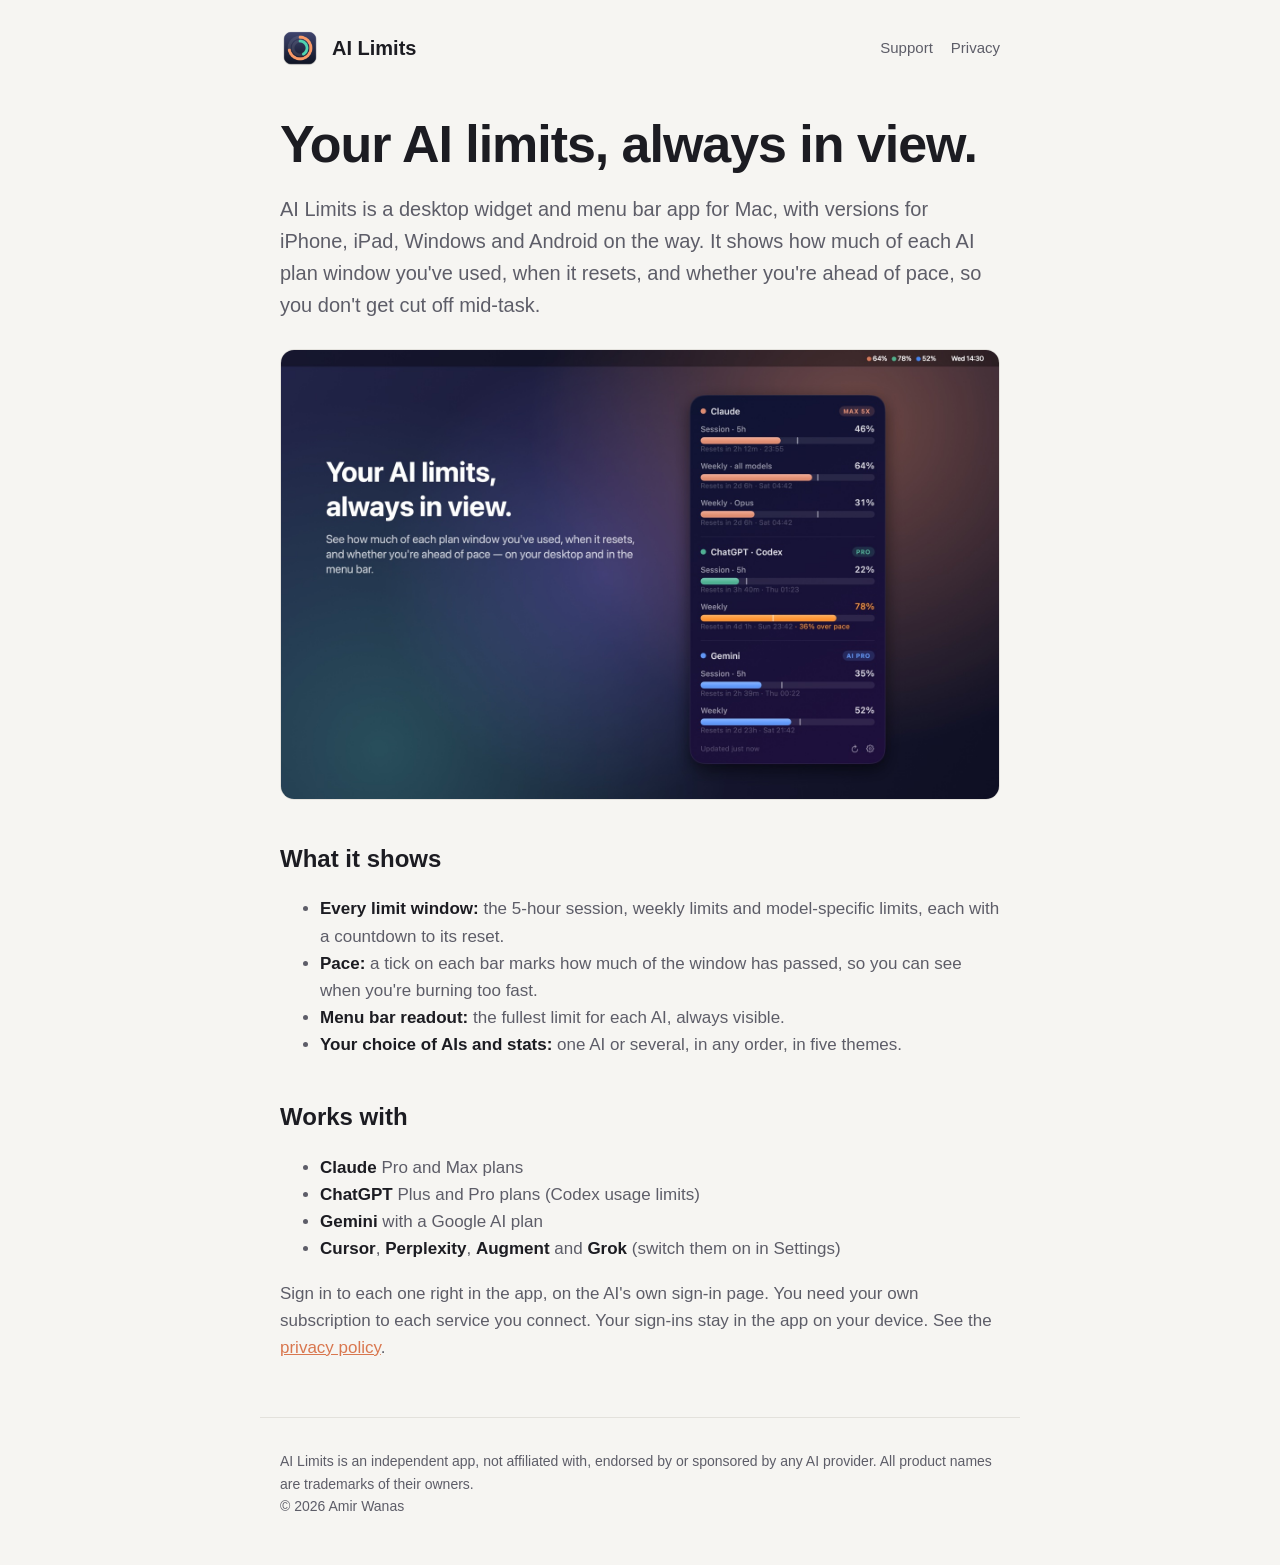
<file: index.html>
<!doctype html>
<html lang="en">
<head>
  <meta charset="utf-8">
  <meta name="viewport" content="width=device-width, initial-scale=1">
  <title>AI Limits</title>
  <meta name="description" content="Your AI plan limits on your Mac's desktop and menu bar: usage, resets and pace at a glance.">
  <link rel="icon" href="assets/icon.png">
  <link rel="stylesheet" href="style.css">
</head>
<body>
  <header>
    <img src="assets/icon.png" alt="">
    <a class="brand" href="./">AI Limits</a>
    <nav><a href="support.html">Support</a><a href="privacy.html">Privacy</a></nav>
  </header>
  <main>
    <h1>Your AI limits, always in view.</h1>
    <p class="lede">AI Limits is a desktop widget and menu bar app for Mac, with versions for iPhone, iPad, Windows and Android on the way. It shows how much of each AI plan window you've used, when it resets, and whether you're ahead of pace, so you don't get cut off mid-task.</p>
    <img class="hero" src="assets/hero.jpg" alt="The AI Limits widget on a Mac desktop, showing session and weekly limits for Claude, ChatGPT and Gemini.">

    <h2>What it shows</h2>
    <ul>
      <li><strong>Every limit window:</strong> the 5-hour session, weekly limits and model-specific limits, each with a countdown to its reset.</li>
      <li><strong>Pace:</strong> a tick on each bar marks how much of the window has passed, so you can see when you're burning too fast.</li>
      <li><strong>Menu bar readout:</strong> the fullest limit for each AI, always visible.</li>
      <li><strong>Your choice of AIs and stats:</strong> one AI or several, in any order, in five themes.</li>
    </ul>

    <h2>Works with</h2>
    <ul>
      <li><strong>Claude</strong> Pro and Max plans</li>
      <li><strong>ChatGPT</strong> Plus and Pro plans (Codex usage limits)</li>
      <li><strong>Gemini</strong> with a Google AI plan</li>
      <li><strong>Cursor</strong>, <strong>Perplexity</strong>, <strong>Augment</strong> and <strong>Grok</strong> (switch them on in Settings)</li>
    </ul>
    <p>Sign in to each one right in the app, on the AI's own sign-in page. You need your own subscription to each service you connect. Your sign-ins stay in the app on your device. See the <a href="privacy.html">privacy policy</a>.</p>
  </main>
  <footer>
    AI Limits is an independent app, not affiliated with, endorsed by or sponsored by any AI provider. All product names are trademarks of their owners.<br>
    © 2026 Amir Wanas
  </footer>
</body>
</html>
</file>
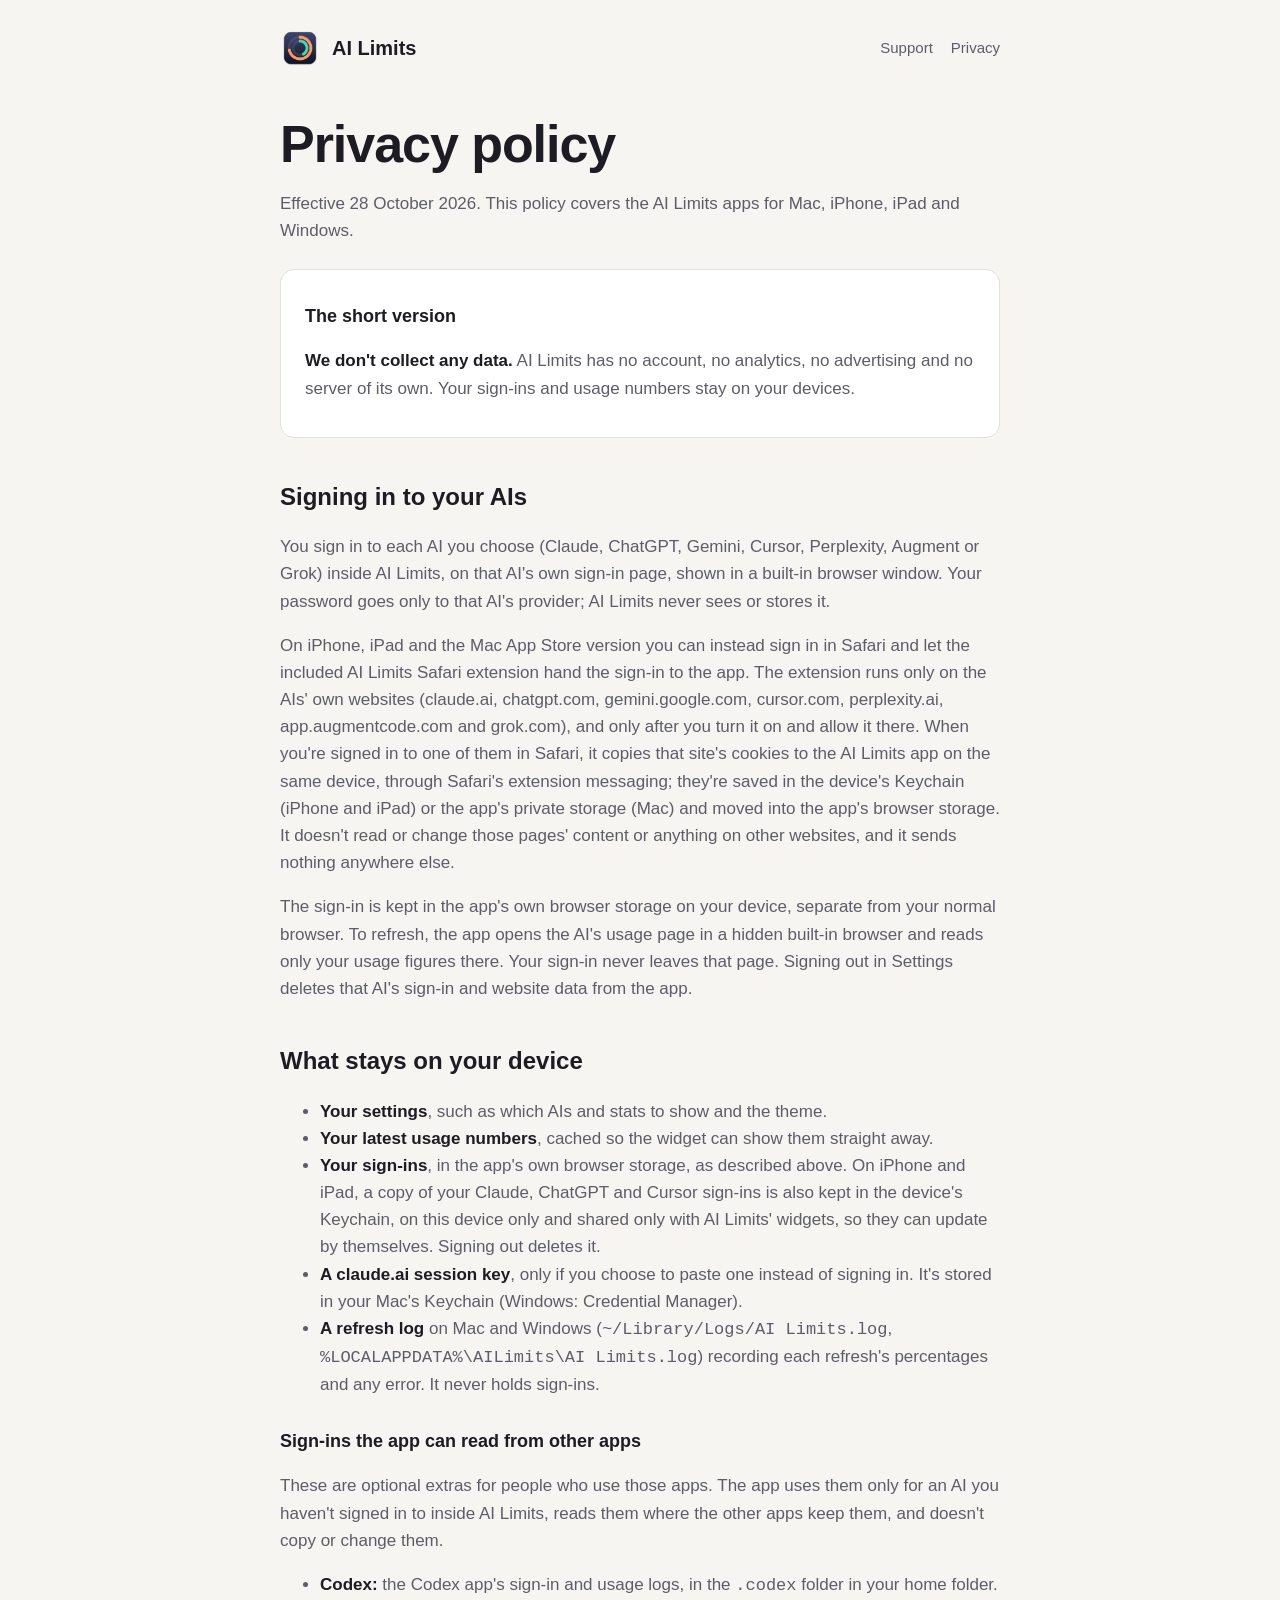
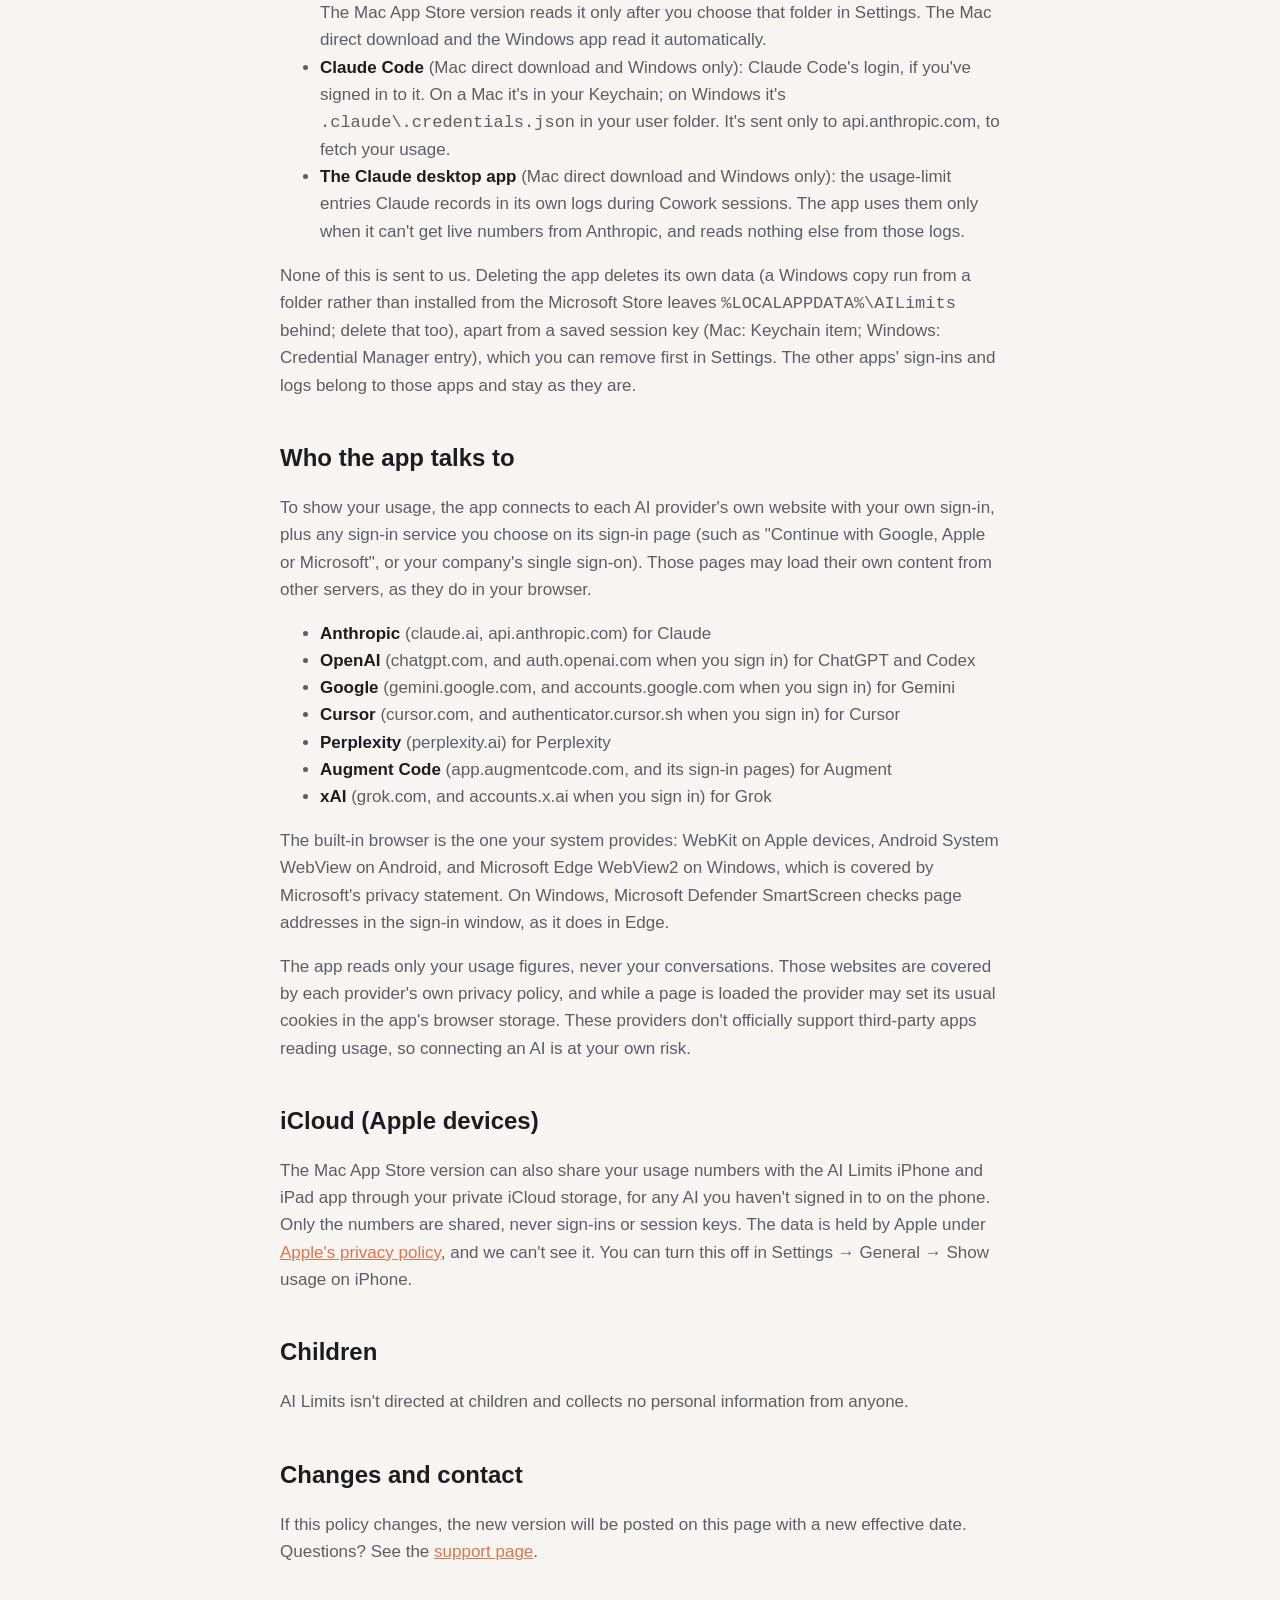
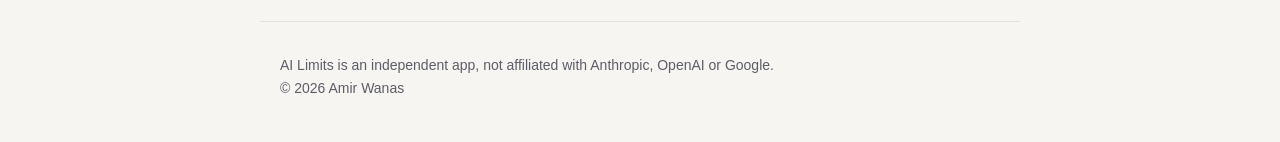
<file: privacy.html>
<!doctype html>
<html lang="en">
<head>
  <meta charset="utf-8">
  <meta name="viewport" content="width=device-width, initial-scale=1">
  <title>AI Limits Privacy Policy</title>
  <link rel="icon" href="assets/icon.png">
  <link rel="stylesheet" href="style.css">
</head>
<body>
  <header>
    <img src="assets/icon.png" alt="">
    <a class="brand" href="./">AI Limits</a>
    <nav><a href="support.html">Support</a><a href="privacy.html">Privacy</a></nav>
  </header>
  <main>
    <h1>Privacy policy</h1>
    <p>Effective 28 October 2026. This policy covers the AI Limits apps for Mac, iPhone, iPad and Windows.</p>

    <div class="card">
      <h3>The short version</h3>
      <p><strong>We don't collect any data.</strong> AI Limits has no account, no analytics, no advertising and no server of its own. Your sign-ins and usage numbers stay on your devices.</p>
    </div>

    <h2>Signing in to your AIs</h2>
    <p>You sign in to each AI you choose (Claude, ChatGPT, Gemini, Cursor, Perplexity, Augment or Grok) inside AI Limits, on that AI's own sign-in page, shown in a built-in browser window. Your password goes only to that AI's provider; AI Limits never sees or stores it.</p>
    <p>On iPhone, iPad and the Mac App Store version you can instead sign in in Safari and let the included AI Limits Safari extension hand the sign-in to the app. The extension runs only on the AIs' own websites (claude.ai, chatgpt.com, gemini.google.com, cursor.com, perplexity.ai, app.augmentcode.com and grok.com), and only after you turn it on and allow it there. When you're signed in to one of them in Safari, it copies that site's cookies to the AI Limits app on the same device, through Safari's extension messaging; they're saved in the device's Keychain (iPhone and iPad) or the app's private storage (Mac) and moved into the app's browser storage. It doesn't read or change those pages' content or anything on other websites, and it sends nothing anywhere else.</p>
    <p>The sign-in is kept in the app's own browser storage on your device, separate from your normal browser. To refresh, the app opens the AI's usage page in a hidden built-in browser and reads only your usage figures there. Your sign-in never leaves that page. Signing out in Settings deletes that AI's sign-in and website data from the app.</p>

    <h2>What stays on your device</h2>
    <ul>
      <li><strong>Your settings</strong>, such as which AIs and stats to show and the theme.</li>
      <li><strong>Your latest usage numbers</strong>, cached so the widget can show them straight away.</li>
      <li><strong>Your sign-ins</strong>, in the app's own browser storage, as described above. On iPhone and iPad, a copy of your Claude, ChatGPT and Cursor sign-ins is also kept in the device's Keychain, on this device only and shared only with AI Limits' widgets, so they can update by themselves. Signing out deletes it.</li>
      <li><strong>A claude.ai session key</strong>, only if you choose to paste one instead of signing in. It's stored in your Mac's Keychain (Windows: Credential Manager).</li>
      <li><strong>A refresh log</strong> on Mac and Windows (<code>~/Library/Logs/AI Limits.log</code>, <code>%LOCALAPPDATA%\AILimits\AI Limits.log</code>) recording each refresh's percentages and any error. It never holds sign-ins.</li>
    </ul>

    <h3>Sign-ins the app can read from other apps</h3>
    <p>These are optional extras for people who use those apps. The app uses them only for an AI you haven't signed in to inside AI Limits, reads them where the other apps keep them, and doesn't copy or change them.</p>
    <ul>
      <li><strong>Codex:</strong> the Codex app's sign-in and usage logs, in the <code>.codex</code> folder in your home folder. The Mac App Store version reads it only after you choose that folder in Settings. The Mac direct download and the Windows app read it automatically.</li>
      <li><strong>Claude Code</strong> (Mac direct download and Windows only): Claude Code's login, if you've signed in to it. On a Mac it's in your Keychain; on Windows it's <code>.claude\.credentials.json</code> in your user folder. It's sent only to api.anthropic.com, to fetch your usage.</li>
      <li><strong>The Claude desktop app</strong> (Mac direct download and Windows only): the usage-limit entries Claude records in its own logs during Cowork sessions. The app uses them only when it can't get live numbers from Anthropic, and reads nothing else from those logs.</li>
    </ul>
    <p>None of this is sent to us. Deleting the app deletes its own data (a Windows copy run from a folder rather than installed from the Microsoft Store leaves <code>%LOCALAPPDATA%\AILimits</code> behind; delete that too), apart from a saved session key (Mac: Keychain item; Windows: Credential Manager entry), which you can remove first in Settings. The other apps' sign-ins and logs belong to those apps and stay as they are.</p>

    <h2>Who the app talks to</h2>
    <p>To show your usage, the app connects to each AI provider's own website with your own sign-in, plus any sign-in service you choose on its sign-in page (such as "Continue with Google, Apple or Microsoft", or your company's single sign-on). Those pages may load their own content from other servers, as they do in your browser.</p>
    <ul>
      <li><strong>Anthropic</strong> (claude.ai, api.anthropic.com) for Claude</li>
      <li><strong>OpenAI</strong> (chatgpt.com, and auth.openai.com when you sign in) for ChatGPT and Codex</li>
      <li><strong>Google</strong> (gemini.google.com, and accounts.google.com when you sign in) for Gemini</li>
      <li><strong>Cursor</strong> (cursor.com, and authenticator.cursor.sh when you sign in) for Cursor</li>
      <li><strong>Perplexity</strong> (perplexity.ai) for Perplexity</li>
      <li><strong>Augment Code</strong> (app.augmentcode.com, and its sign-in pages) for Augment</li>
      <li><strong>xAI</strong> (grok.com, and accounts.x.ai when you sign in) for Grok</li>
    </ul>
    <p>The built-in browser is the one your system provides: WebKit on Apple devices, Android System WebView on Android, and Microsoft Edge WebView2 on Windows, which is covered by Microsoft's privacy statement. On Windows, Microsoft Defender SmartScreen checks page addresses in the sign-in window, as it does in Edge.</p>
    <p>The app reads only your usage figures, never your conversations. Those websites are covered by each provider's own privacy policy, and while a page is loaded the provider may set its usual cookies in the app's browser storage. These providers don't officially support third-party apps reading usage, so connecting an AI is at your own risk.</p>

    <h2>iCloud (Apple devices)</h2>
    <p>The Mac App Store version can also share your usage numbers with the AI Limits iPhone and iPad app through your private iCloud storage, for any AI you haven't signed in to on the phone. Only the numbers are shared, never sign-ins or session keys. The data is held by Apple under <a href="https://www.apple.com/legal/privacy/">Apple's privacy policy</a>, and we can't see it. You can turn this off in Settings → General → Show usage on iPhone.</p>

    <h2>Children</h2>
    <p>AI Limits isn't directed at children and collects no personal information from anyone.</p>

    <h2>Changes and contact</h2>
    <p>If this policy changes, the new version will be posted on this page with a new effective date. Questions? See the <a href="support.html">support page</a>.</p>
  </main>
  <footer>
    AI Limits is an independent app, not affiliated with Anthropic, OpenAI or Google.<br>© 2026 Amir Wanas
  </footer>
</body>
</html>
</file>
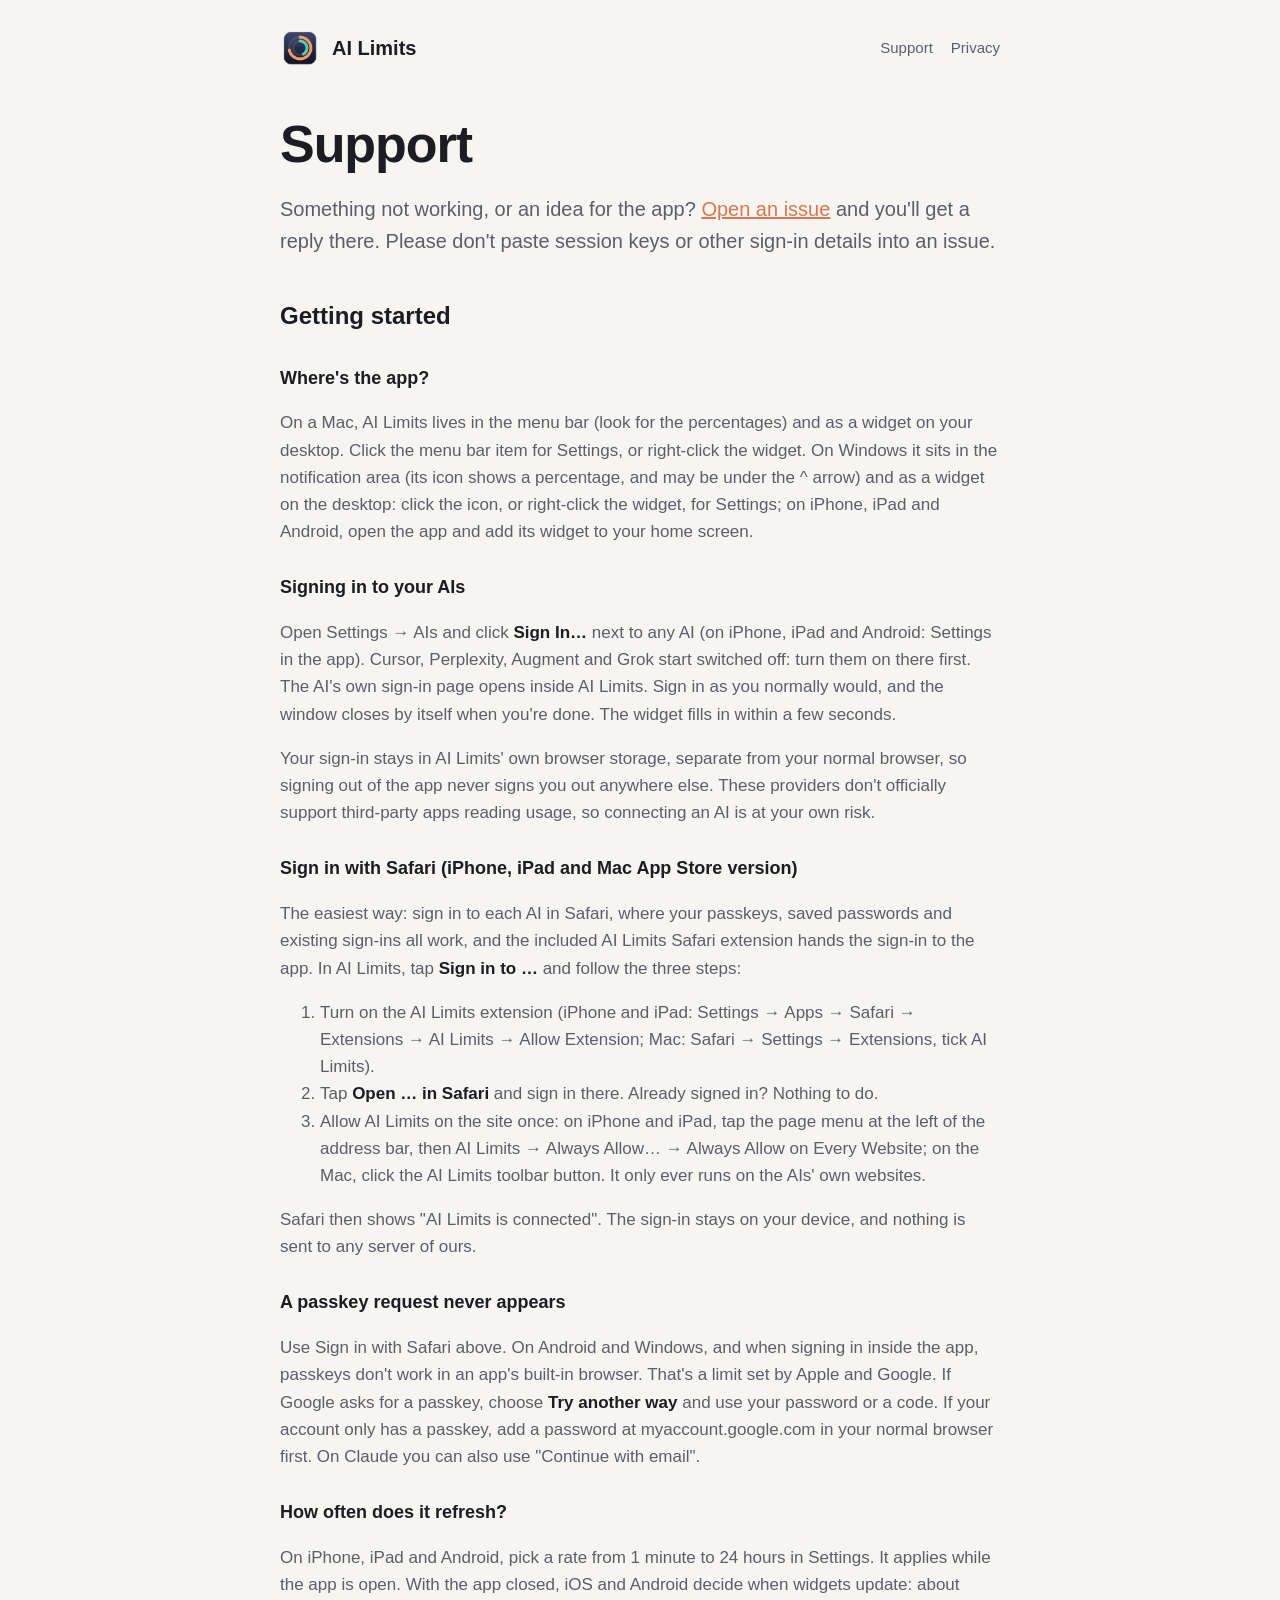
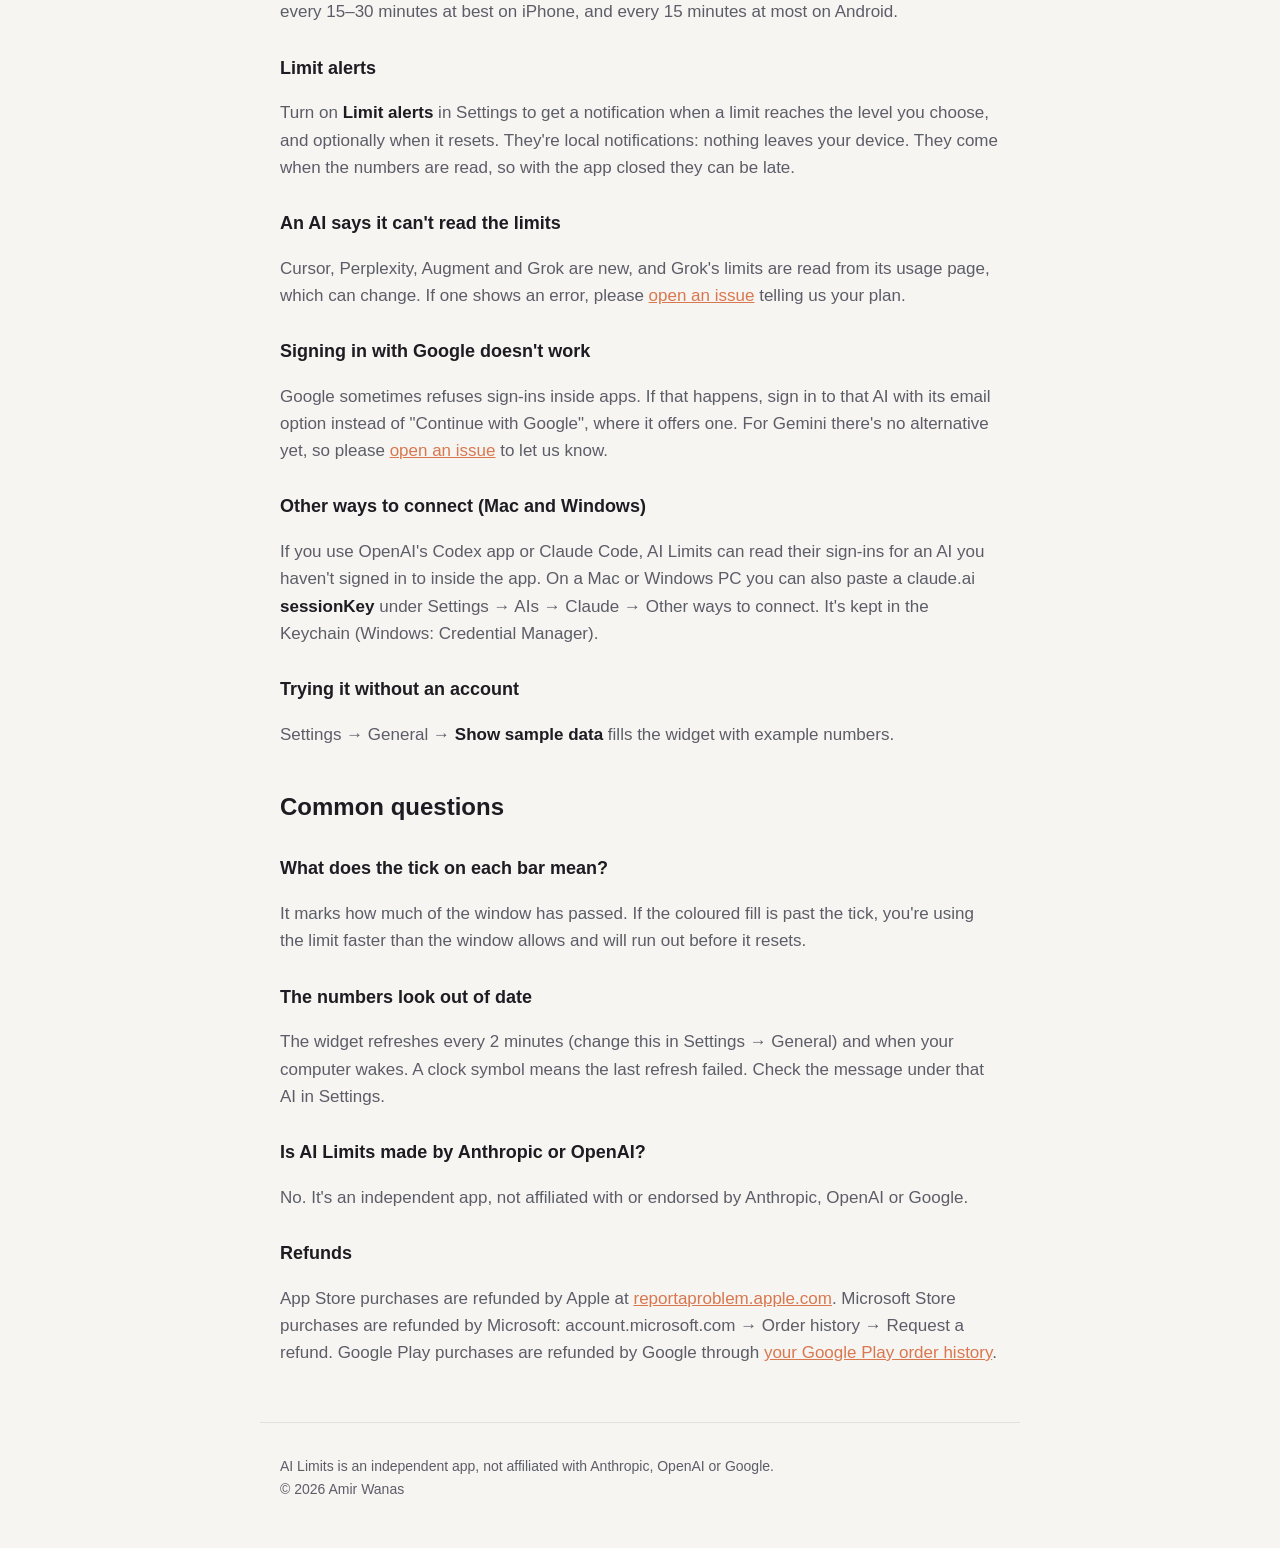
<file: support.html>
<!doctype html>
<html lang="en">
<head>
  <meta charset="utf-8">
  <meta name="viewport" content="width=device-width, initial-scale=1">
  <title>AI Limits Support</title>
  <link rel="icon" href="assets/icon.png">
  <link rel="stylesheet" href="style.css">
</head>
<body>
  <header>
    <img src="assets/icon.png" alt="">
    <a class="brand" href="./">AI Limits</a>
    <nav><a href="support.html">Support</a><a href="privacy.html">Privacy</a></nav>
  </header>
  <main>
    <h1>Support</h1>
    <p class="lede">Something not working, or an idea for the app? <a href="https://github.com/Silozo17/ailimits/issues/new">Open an issue</a> and you'll get a reply there. Please don't paste session keys or other sign-in details into an issue.</p>

    <h2>Getting started</h2>
    <h3>Where's the app?</h3>
    <p>On a Mac, AI Limits lives in the menu bar (look for the percentages) and as a widget on your desktop. Click the menu bar item for Settings, or right-click the widget. On Windows it sits in the notification area (its icon shows a percentage, and may be under the ^ arrow) and as a widget on the desktop: click the icon, or right-click the widget, for Settings; on iPhone, iPad and Android, open the app and add its widget to your home screen.</p>

    <h3>Signing in to your AIs</h3>
    <p>Open Settings → AIs and click <strong>Sign In…</strong> next to any AI (on iPhone, iPad and Android: Settings in the app). Cursor, Perplexity, Augment and Grok start switched off: turn them on there first. The AI's own sign-in page opens inside AI Limits. Sign in as you normally would, and the window closes by itself when you're done. The widget fills in within a few seconds.</p>
    <p>Your sign-in stays in AI Limits' own browser storage, separate from your normal browser, so signing out of the app never signs you out anywhere else. These providers don't officially support third-party apps reading usage, so connecting an AI is at your own risk.</p>

    <h3>Sign in with Safari (iPhone, iPad and Mac App Store version)</h3>
    <p>The easiest way: sign in to each AI in Safari, where your passkeys, saved passwords and existing sign-ins all work, and the included AI Limits Safari extension hands the sign-in to the app. In AI Limits, tap <strong>Sign in to …</strong> and follow the three steps:</p>
    <ol>
      <li>Turn on the AI Limits extension (iPhone and iPad: Settings → Apps → Safari → Extensions → AI Limits → Allow Extension; Mac: Safari → Settings → Extensions, tick AI Limits).</li>
      <li>Tap <strong>Open … in Safari</strong> and sign in there. Already signed in? Nothing to do.</li>
      <li>Allow AI Limits on the site once: on iPhone and iPad, tap the page menu at the left of the address bar, then AI Limits → Always Allow… → Always Allow on Every Website; on the Mac, click the AI Limits toolbar button. It only ever runs on the AIs' own websites.</li>
    </ol>
    <p>Safari then shows "AI Limits is connected". The sign-in stays on your device, and nothing is sent to any server of ours.</p>
    <h3>A passkey request never appears</h3>
    <p>Use Sign in with Safari above. On Android and Windows, and when signing in inside the app, passkeys don't work in an app's built-in browser. That's a limit set by Apple and Google. If Google asks for a passkey, choose <strong>Try another way</strong> and use your password or a code. If your account only has a passkey, add a password at myaccount.google.com in your normal browser first. On Claude you can also use "Continue with email".</p>

    <h3>How often does it refresh?</h3>
    <p>On iPhone, iPad and Android, pick a rate from 1 minute to 24 hours in Settings. It applies while the app is open. With the app closed, iOS and Android decide when widgets update: about every 15–30 minutes at best on iPhone, and every 15 minutes at most on Android.</p>

    <h3>Limit alerts</h3>
    <p>Turn on <strong>Limit alerts</strong> in Settings to get a notification when a limit reaches the level you choose, and optionally when it resets. They're local notifications: nothing leaves your device. They come when the numbers are read, so with the app closed they can be late.</p>

    <h3>An AI says it can't read the limits</h3>
    <p>Cursor, Perplexity, Augment and Grok are new, and Grok's limits are read from its usage page, which can change. If one shows an error, please <a href="https://github.com/Silozo17/ailimits/issues/new">open an issue</a> telling us your plan.</p>

    <h3>Signing in with Google doesn't work</h3>
    <p>Google sometimes refuses sign-ins inside apps. If that happens, sign in to that AI with its email option instead of "Continue with Google", where it offers one. For Gemini there's no alternative yet, so please <a href="https://github.com/Silozo17/ailimits/issues/new">open an issue</a> to let us know.</p>

    <h3>Other ways to connect (Mac and Windows)</h3>
    <p>If you use OpenAI's Codex app or Claude Code, AI Limits can read their sign-ins for an AI you haven't signed in to inside the app. On a Mac or Windows PC you can also paste a claude.ai <strong>sessionKey</strong> under Settings → AIs → Claude → Other ways to connect. It's kept in the Keychain (Windows: Credential Manager).</p>

    <h3>Trying it without an account</h3>
    <p>Settings → General → <strong>Show sample data</strong> fills the widget with example numbers.</p>

    <h2>Common questions</h2>
    <h3>What does the tick on each bar mean?</h3>
    <p>It marks how much of the window has passed. If the coloured fill is past the tick, you're using the limit faster than the window allows and will run out before it resets.</p>
    <h3>The numbers look out of date</h3>
    <p>The widget refreshes every 2 minutes (change this in Settings → General) and when your computer wakes. A clock symbol means the last refresh failed. Check the message under that AI in Settings.</p>
    <h3>Is AI Limits made by Anthropic or OpenAI?</h3>
    <p>No. It's an independent app, not affiliated with or endorsed by Anthropic, OpenAI or Google.</p>
    <h3>Refunds</h3>
    <p>App Store purchases are refunded by Apple at <a href="https://reportaproblem.apple.com">reportaproblem.apple.com</a>. Microsoft Store purchases are refunded by Microsoft: account.microsoft.com → Order history → Request a refund. Google Play purchases are refunded by Google through <a href="https://play.google.com/store/account/orderhistory">your Google Play order history</a>.</p>
  </main>
  <footer>
    AI Limits is an independent app, not affiliated with Anthropic, OpenAI or Google.<br>© 2026 Amir Wanas
  </footer>
</body>
</html>
</file>
<file: style.css>
:root {
  --bg: #f6f5f2;
  --surface: #ffffff;
  --text: #1c1c22;
  --muted: #5d5d68;
  --line: #e3e1dc;
  --accent: #d9774f;
  --accent-2: #3fae8a;
}
@media (prefers-color-scheme: dark) {
  :root {
    --bg: #101119;
    --surface: #181a25;
    --text: #f1f1f4;
    --muted: #a4a5b2;
    --line: #2a2c3a;
  }
}
* { box-sizing: border-box; }
body {
  margin: 0;
  background: var(--bg);
  color: var(--text);
  font: 17px/1.6 -apple-system, BlinkMacSystemFont, "SF Pro Text", "Segoe UI", Roboto, sans-serif;
}
a { color: var(--accent); }
header, main, footer { max-width: 760px; margin: 0 auto; padding: 0 20px; }
header { display: flex; align-items: center; gap: 12px; padding-top: 28px; }
header img { width: 40px; height: 40px; }
header a.brand { color: var(--text); text-decoration: none; font-weight: 700; font-size: 20px; }
header nav { margin-left: auto; display: flex; gap: 18px; font-size: 15px; }
header nav a { color: var(--muted); text-decoration: none; }
header nav a:hover { color: var(--text); }
h1 { font-size: clamp(34px, 6vw, 52px); line-height: 1.1; letter-spacing: -0.02em; margin: 48px 0 16px; }
h2 { font-size: 24px; margin: 40px 0 8px; }
h3 { font-size: 18px; margin: 28px 0 4px; }
p, li { color: var(--muted); }
strong { color: var(--text); }
.lede { font-size: 20px; }
.hero { width: 100%; border-radius: 14px; border: 1px solid var(--line); margin: 28px 0 8px; display: block; }
.card { background: var(--surface); border: 1px solid var(--line); border-radius: 14px; padding: 4px 24px 18px; margin: 24px 0; }
.note { font-size: 14px; }
footer { padding-top: 32px; padding-bottom: 48px; font-size: 14px; color: var(--muted); border-top: 1px solid var(--line); margin-top: 56px; }
@media (max-width: 520px) { header nav { gap: 12px; font-size: 14px; } }
</file>
